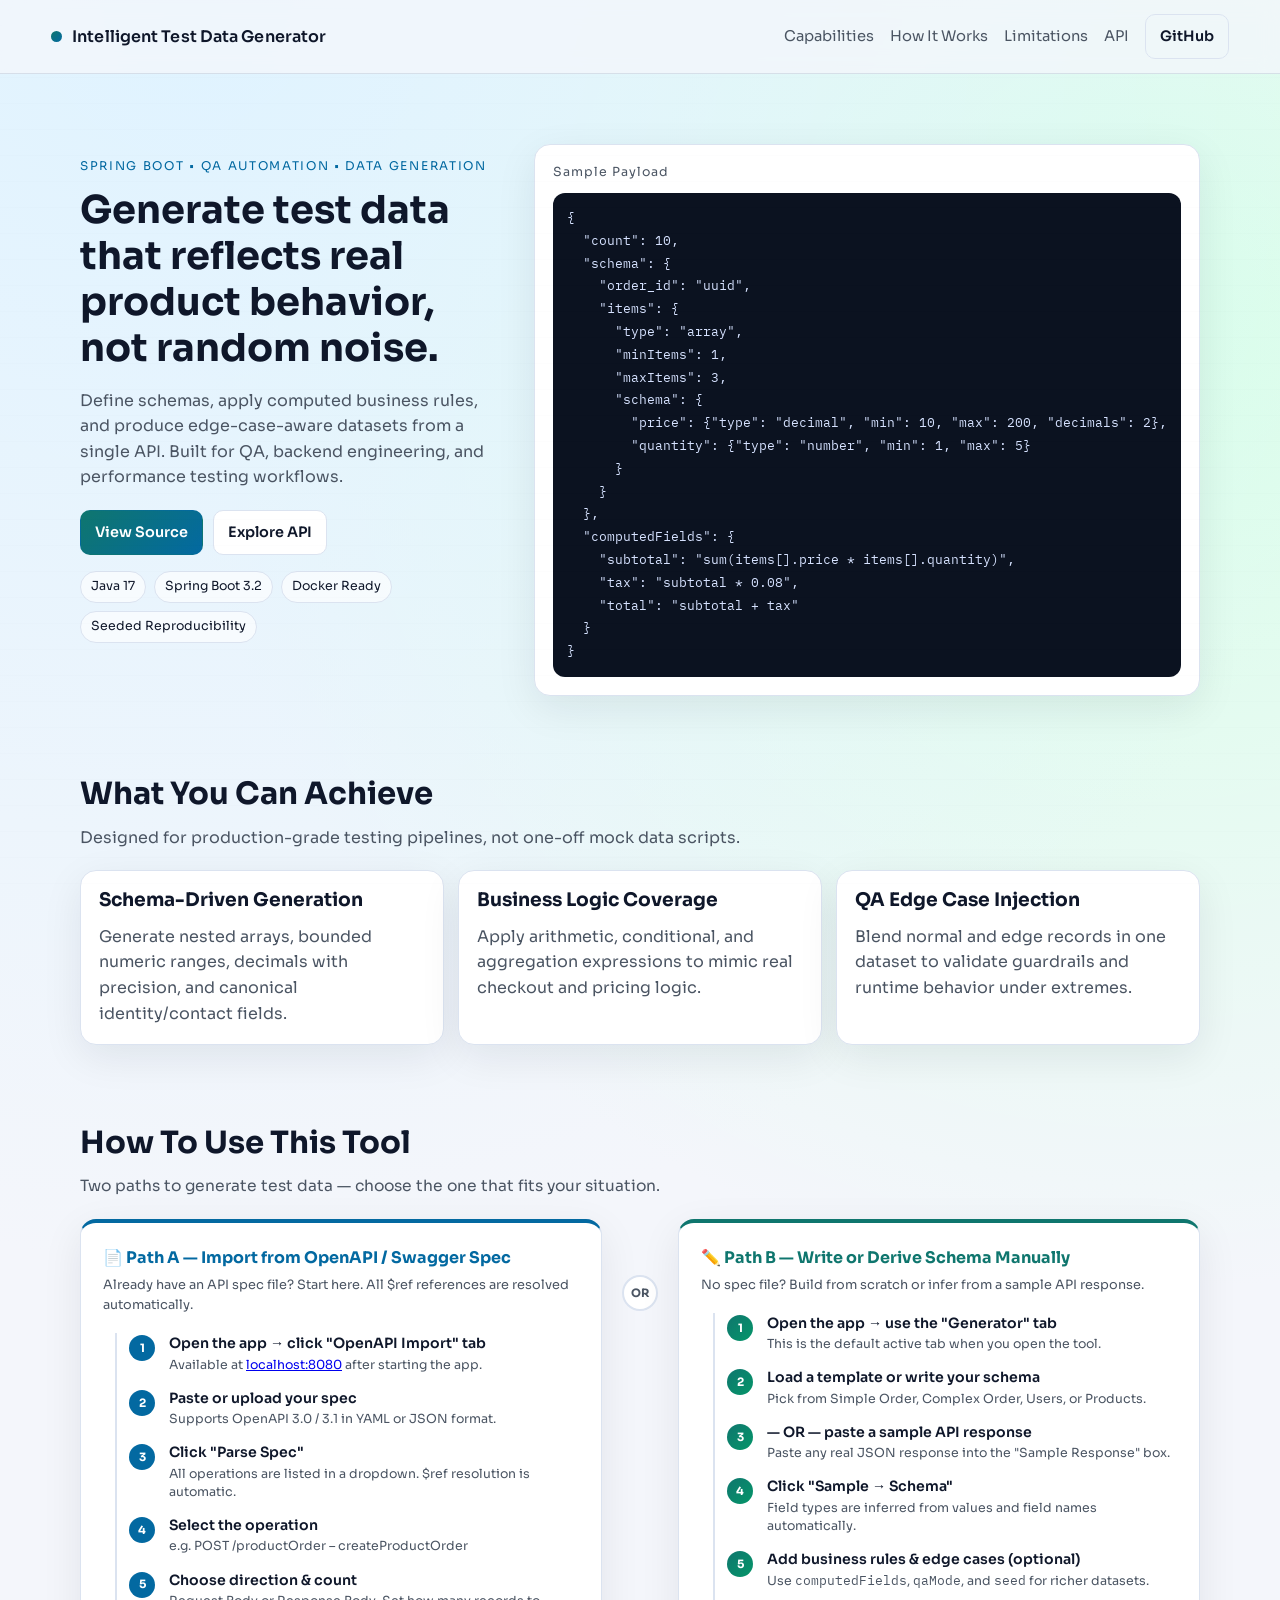
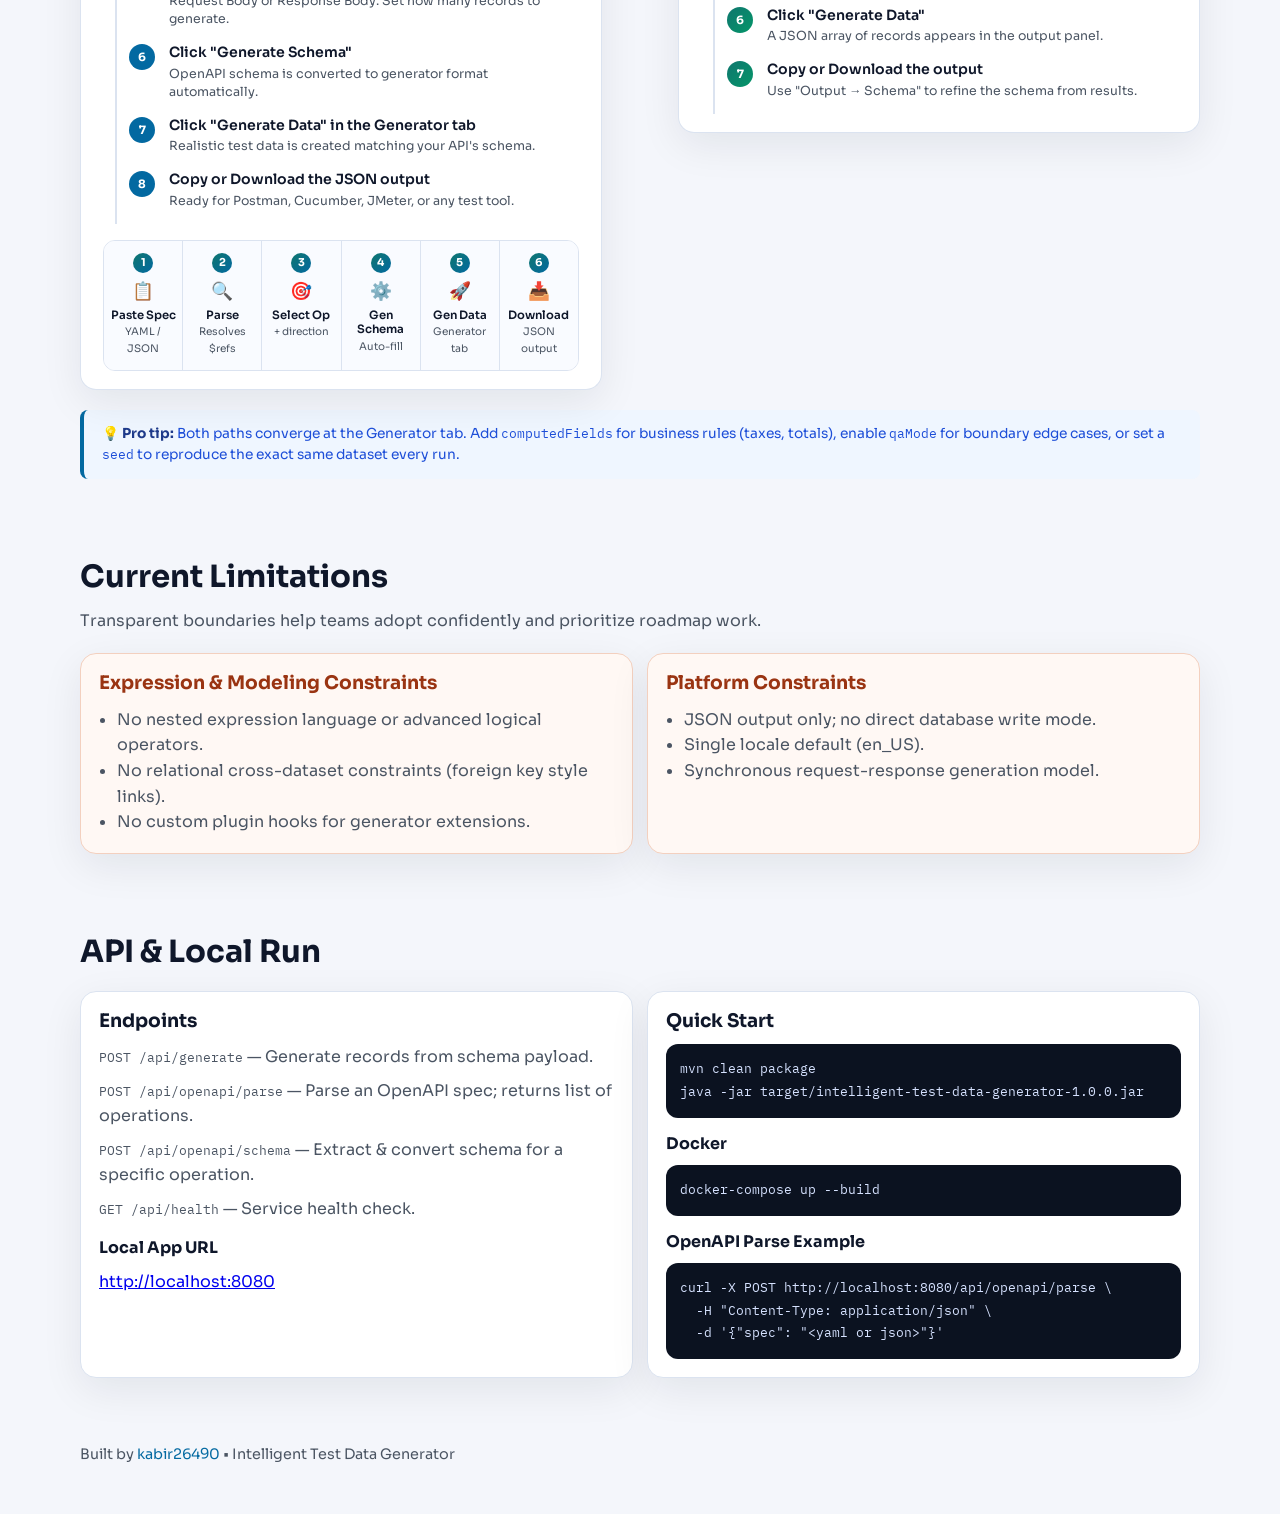
<file: index.html>
<!doctype html>
<html lang="en">
<head>
  <meta charset="UTF-8" />
  <meta name="viewport" content="width=device-width, initial-scale=1.0" />
  <meta name="description" content="Intelligent Test Data Generator - Generate realistic QA datasets with computed fields and edge cases." />
  <title>Intelligent Test Data Generator</title>
  <link rel="preconnect" href="https://fonts.googleapis.com" />
  <link rel="preconnect" href="https://fonts.gstatic.com" crossorigin />
  <link href="https://fonts.googleapis.com/css2?family=Sora:wght@400;500;600;700&family=IBM+Plex+Mono:wght@400;500&display=swap" rel="stylesheet" />
  <link rel="stylesheet" href="assets/styles.css" />
</head>
<body>
  <div class="ambient" aria-hidden="true"></div>

  <header class="topbar">
    <a class="brand" href="#home" aria-label="Go to top">
      <span class="brand-dot"></span>
      <span>Intelligent Test Data Generator</span>
    </a>
    <nav class="nav" aria-label="Primary navigation">
      <a href="#capabilities">Capabilities</a>
      <a href="#how">How It Works</a>
      <a href="#limitations">Limitations</a>
      <a href="#api">API</a>
    </nav>
    <a class="btn btn-ghost" href="https://github.com/kabir26490/intelligent-test-data-generator" target="_blank" rel="noreferrer">GitHub</a>
  </header>

  <main id="home">
    <section class="hero section container">
      <div class="hero-copy">
        <p class="eyebrow">SPRING BOOT • QA AUTOMATION • DATA GENERATION</p>
        <h1>Generate test data that reflects real product behavior, not random noise.</h1>
        <p class="lead">Define schemas, apply computed business rules, and produce edge-case-aware datasets from a single API. Built for QA, backend engineering, and performance testing workflows.</p>
        <div class="actions">
          <a class="btn btn-primary" href="https://github.com/kabir26490/intelligent-test-data-generator" target="_blank" rel="noreferrer">View Source</a>
          <a class="btn btn-secondary" href="#api">Explore API</a>
        </div>
        <div class="quick-meta">
          <span>Java 17</span>
          <span>Spring Boot 3.2</span>
          <span>Docker Ready</span>
          <span>Seeded Reproducibility</span>
        </div>
      </div>
      <div class="hero-card">
        <p class="card-label">Sample Payload</p>
        <pre><code>{
  "count": 10,
  "schema": {
    "order_id": "uuid",
    "items": {
      "type": "array",
      "minItems": 1,
      "maxItems": 3,
      "schema": {
        "price": {"type": "decimal", "min": 10, "max": 200, "decimals": 2},
        "quantity": {"type": "number", "min": 1, "max": 5}
      }
    }
  },
  "computedFields": {
    "subtotal": "sum(items[].price * items[].quantity)",
    "tax": "subtotal * 0.08",
    "total": "subtotal + tax"
  }
}</code></pre>
      </div>
    </section>

    <section id="capabilities" class="section container">
      <div class="section-head">
        <h2>What You Can Achieve</h2>
        <p>Designed for production-grade testing pipelines, not one-off mock data scripts.</p>
      </div>
      <div class="grid grid-3">
        <article class="panel">
          <h3>Schema-Driven Generation</h3>
          <p>Generate nested arrays, bounded numeric ranges, decimals with precision, and canonical identity/contact fields.</p>
        </article>
        <article class="panel">
          <h3>Business Logic Coverage</h3>
          <p>Apply arithmetic, conditional, and aggregation expressions to mimic real checkout and pricing logic.</p>
        </article>
        <article class="panel">
          <h3>QA Edge Case Injection</h3>
          <p>Blend normal and edge records in one dataset to validate guardrails and runtime behavior under extremes.</p>
        </article>
      </div>
    </section>

    <section id="how" class="section container">
      <div class="section-head">
        <h2>How To Use This Tool</h2>
        <p class="workflow-intro">Two paths to generate test data — choose the one that fits your situation.</p>
      </div>

      <div class="workflow-paths">

        <!-- Path A: OpenAPI Import -->
        <div class="workflow-path path-openapi">
          <p class="workflow-path-title">📄 Path A — Import from OpenAPI / Swagger Spec</p>
          <p class="workflow-path-subtitle">Already have an API spec file? Start here. All $ref references are resolved automatically.</p>
          <ol class="wf-steps">
            <li class="wf-step">
              <span class="wf-num">1</span>
              <span class="wf-body">
                <strong>Open the app → click "OpenAPI Import" tab</strong>
                <span class="wf-note">Available at <a href="http://localhost:8080" target="_blank" rel="noreferrer">localhost:8080</a> after starting the app.</span>
              </span>
            </li>
            <li class="wf-step">
              <span class="wf-num">2</span>
              <span class="wf-body">
                <strong>Paste or upload your spec</strong>
                <span class="wf-note">Supports OpenAPI 3.0 / 3.1 in YAML or JSON format.</span>
              </span>
            </li>
            <li class="wf-step">
              <span class="wf-num">3</span>
              <span class="wf-body">
                <strong>Click "Parse Spec"</strong>
                <span class="wf-note">All operations are listed in a dropdown. $ref resolution is automatic.</span>
              </span>
            </li>
            <li class="wf-step">
              <span class="wf-num">4</span>
              <span class="wf-body">
                <strong>Select the operation</strong>
                <span class="wf-note">e.g. POST /productOrder – createProductOrder</span>
              </span>
            </li>
            <li class="wf-step">
              <span class="wf-num">5</span>
              <span class="wf-body">
                <strong>Choose direction &amp; count</strong>
                <span class="wf-note">Request Body or Response Body. Set how many records to generate.</span>
              </span>
            </li>
            <li class="wf-step">
              <span class="wf-num">6</span>
              <span class="wf-body">
                <strong>Click "Generate Schema"</strong>
                <span class="wf-note">OpenAPI schema is converted to generator format automatically.</span>
              </span>
            </li>
            <li class="wf-step">
              <span class="wf-num">7</span>
              <span class="wf-body">
                <strong>Click "Generate Data" in the Generator tab</strong>
                <span class="wf-note">Realistic test data is created matching your API's schema.</span>
              </span>
            </li>
            <li class="wf-step">
              <span class="wf-num">8</span>
              <span class="wf-body">
                <strong>Copy or Download the JSON output</strong>
                <span class="wf-note">Ready for Postman, Cucumber, JMeter, or any test tool.</span>
              </span>
            </li>
          </ol>

          <!-- Mini hint bar -->
          <div class="mini-flow">
            <div class="mf-step"><div class="mf-num">1</div><div class="mf-icon">📋</div><div class="mf-label">Paste Spec</div><div class="mf-sub">YAML / JSON</div></div>
            <div class="mf-step"><div class="mf-num">2</div><div class="mf-icon">🔍</div><div class="mf-label">Parse</div><div class="mf-sub">Resolves $refs</div></div>
            <div class="mf-step"><div class="mf-num">3</div><div class="mf-icon">🎯</div><div class="mf-label">Select Op</div><div class="mf-sub">+ direction</div></div>
            <div class="mf-step"><div class="mf-num">4</div><div class="mf-icon">⚙️</div><div class="mf-label">Gen Schema</div><div class="mf-sub">Auto-fill</div></div>
            <div class="mf-step"><div class="mf-num">5</div><div class="mf-icon">🚀</div><div class="mf-label">Gen Data</div><div class="mf-sub">Generator tab</div></div>
            <div class="mf-step"><div class="mf-num">6</div><div class="mf-icon">📥</div><div class="mf-label">Download</div><div class="mf-sub">JSON output</div></div>
          </div>
        </div>

        <!-- OR divider -->
        <div class="workflow-or">
          <div class="or-pill">OR</div>
        </div>

        <!-- Path B: Manual -->
        <div class="workflow-path path-manual">
          <p class="workflow-path-title">✏️ Path B — Write or Derive Schema Manually</p>
          <p class="workflow-path-subtitle">No spec file? Build from scratch or infer from a sample API response.</p>
          <ol class="wf-steps">
            <li class="wf-step">
              <span class="wf-num">1</span>
              <span class="wf-body">
                <strong>Open the app → use the "Generator" tab</strong>
                <span class="wf-note">This is the default active tab when you open the tool.</span>
              </span>
            </li>
            <li class="wf-step">
              <span class="wf-num">2</span>
              <span class="wf-body">
                <strong>Load a template or write your schema</strong>
                <span class="wf-note">Pick from Simple Order, Complex Order, Users, or Products.</span>
              </span>
            </li>
            <li class="wf-step">
              <span class="wf-num">3</span>
              <span class="wf-body">
                <strong>— OR — paste a sample API response</strong>
                <span class="wf-note">Paste any real JSON response into the "Sample Response" box.</span>
              </span>
            </li>
            <li class="wf-step">
              <span class="wf-num">4</span>
              <span class="wf-body">
                <strong>Click "Sample → Schema"</strong>
                <span class="wf-note">Field types are inferred from values and field names automatically.</span>
              </span>
            </li>
            <li class="wf-step">
              <span class="wf-num">5</span>
              <span class="wf-body">
                <strong>Add business rules &amp; edge cases (optional)</strong>
                <span class="wf-note">Use <code>computedFields</code>, <code>qaMode</code>, and <code>seed</code> for richer datasets.</span>
              </span>
            </li>
            <li class="wf-step">
              <span class="wf-num">6</span>
              <span class="wf-body">
                <strong>Click "Generate Data"</strong>
                <span class="wf-note">A JSON array of records appears in the output panel.</span>
              </span>
            </li>
            <li class="wf-step">
              <span class="wf-num">7</span>
              <span class="wf-body">
                <strong>Copy or Download the output</strong>
                <span class="wf-note">Use "Output → Schema" to refine the schema from results.</span>
              </span>
            </li>
          </ol>
        </div>
      </div>

      <div class="workflow-tip">
        💡 <strong>Pro tip:</strong> Both paths converge at the Generator tab. Add <code>computedFields</code> for business rules (taxes, totals), enable <code>qaMode</code> for boundary edge cases, or set a <code>seed</code> to reproduce the exact same dataset every run.
      </div>
    </section>

    <section id="limitations" class="section container">
      <div class="section-head">
        <h2>Current Limitations</h2>
        <p>Transparent boundaries help teams adopt confidently and prioritize roadmap work.</p>
      </div>
      <div class="grid grid-2">
        <article class="panel panel-warn">
          <h3>Expression & Modeling Constraints</h3>
          <ul>
            <li>No nested expression language or advanced logical operators.</li>
            <li>No relational cross-dataset constraints (foreign key style links).</li>
            <li>No custom plugin hooks for generator extensions.</li>
          </ul>
        </article>
        <article class="panel panel-warn">
          <h3>Platform Constraints</h3>
          <ul>
            <li>JSON output only; no direct database write mode.</li>
            <li>Single locale default (en_US).</li>
            <li>Synchronous request-response generation model.</li>
          </ul>
        </article>
      </div>
    </section>

    <section id="api" class="section container">
      <div class="section-head">
        <h2>API &amp; Local Run</h2>
      </div>
      <div class="grid grid-2">
        <article class="panel">
          <h3>Endpoints</h3>
          <p><code>POST /api/generate</code> — Generate records from schema payload.</p>
          <p style="margin-top:8px"><code>POST /api/openapi/parse</code> — Parse an OpenAPI spec; returns list of operations.</p>
          <p style="margin-top:8px"><code>POST /api/openapi/schema</code> — Extract &amp; convert schema for a specific operation.</p>
          <p style="margin-top:8px"><code>GET /api/health</code> — Service health check.</p>
          <h4 style="margin-top:16px">Local App URL</h4>
          <p><a href="http://localhost:8080" target="_blank" rel="noreferrer">http://localhost:8080</a></p>
        </article>
        <article class="panel">
          <h3>Quick Start</h3>
          <pre><code>mvn clean package
java -jar target/intelligent-test-data-generator-1.0.0.jar</code></pre>
          <h4 style="margin-top:16px">Docker</h4>
          <pre><code>docker-compose up --build</code></pre>
          <h4 style="margin-top:16px">OpenAPI Parse Example</h4>
          <pre><code>curl -X POST http://localhost:8080/api/openapi/parse \
  -H "Content-Type: application/json" \
  -d '{"spec": "&lt;yaml or json&gt;"}'</code></pre>
        </article>
      </div>
    </section>
  </main>

  <footer class="footer container">
    <p>Built by <a href="https://github.com/kabir26490" target="_blank" rel="noreferrer">kabir26490</a> • Intelligent Test Data Generator</p>
  </footer>

  <script src="assets/app.js"></script>
</body>
</html>
</file>
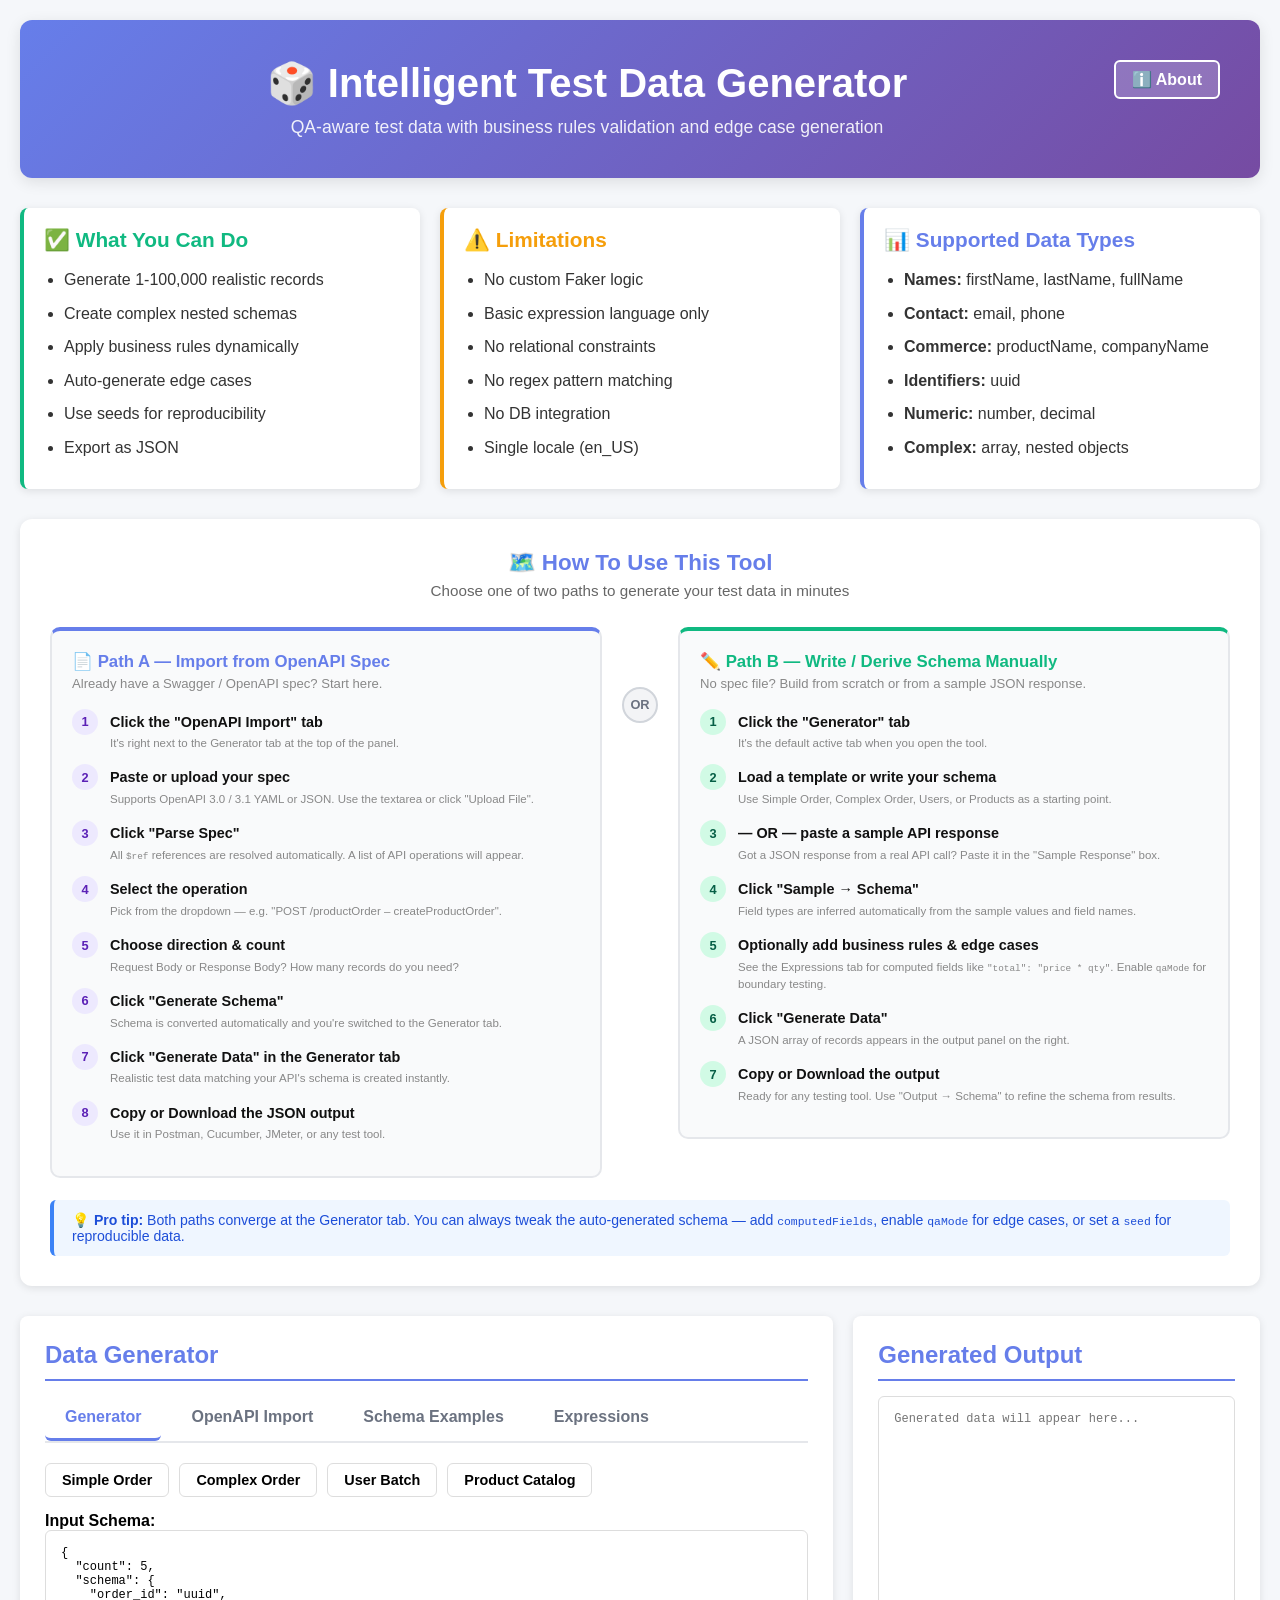
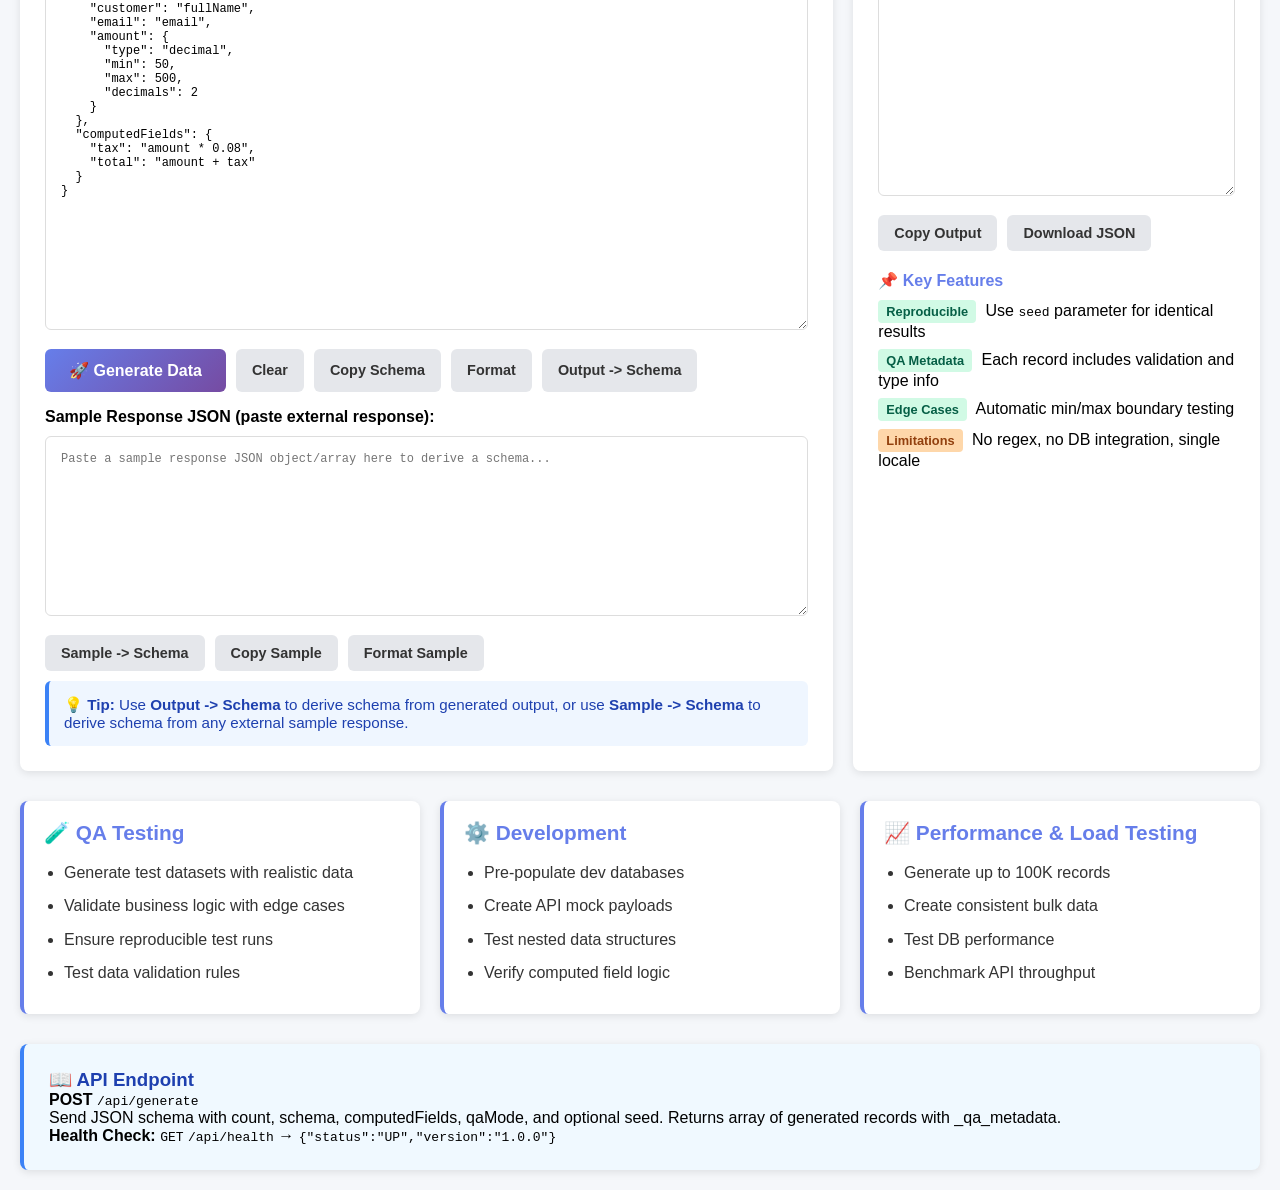
<file: src/main/resources/static/index.html>
<!DOCTYPE html>
<html>
<head>
    <title>Intelligent Test Data Generator</title>
    <style>
        * { margin: 0; padding: 0; box-sizing: border-box; }
        body { 
            font-family: 'Segoe UI', Tahoma, Geneva, Verdana, sans-serif; 
            background: #f5f7fa; 
            padding: 20px; 
        }
        .container { max-width: 1600px; margin: 0 auto; }
        header { 
            background: linear-gradient(135deg, #667eea 0%, #764ba2 100%); 
            color: white; 
            padding: 40px; 
            text-align: center; 
            border-radius: 12px;
            margin-bottom: 30px;
            box-shadow: 0 4px 15px rgba(0,0,0,0.1);
        }
        header h1 { font-size: 2.5em; margin-bottom: 10px; }
        header p { font-size: 1.1em; opacity: 0.9; }
        .grid { display: grid; grid-template-columns: 1fr 1fr 1fr; gap: 20px; margin-bottom: 30px; }
        @media (max-width: 1200px) { .grid { grid-template-columns: 1fr 1fr; } }
        @media (max-width: 768px) { .grid { grid-template-columns: 1fr; } }
        .card { 
            background: white; 
            border-radius: 8px; 
            padding: 20px; 
            box-shadow: 0 2px 8px rgba(0,0,0,0.1);
            border-left: 4px solid #667eea;
        }
        .card h3 { color: #667eea; margin-bottom: 15px; font-size: 1.3em; }
        .card ul { margin-left: 20px; }
        .card li { margin: 8px 0; line-height: 1.6; color: #333; }
        .card.limitation { border-left-color: #f59e0b; }
        .card.capability { border-left-color: #10b981; }
        .card h3.limitation { color: #f59e0b; }
        .card h3.capability { color: #10b981; }
        
        .main-content { display: grid; grid-template-columns: 2fr 1fr; gap: 20px; margin-bottom: 30px; }
        @media (max-width: 1200px) { .main-content { grid-template-columns: 1fr; } }
        
        .panel { 
            background: white; 
            border-radius: 8px; 
            padding: 25px; 
            box-shadow: 0 2px 8px rgba(0,0,0,0.1);
        }
        .panel h2 { color: #667eea; margin-bottom: 15px; font-size: 1.5em; border-bottom: 2px solid #667eea; padding-bottom: 10px; }
        
        textarea { 
            width: 100%; 
            min-height: 400px; 
            padding: 15px; 
            border: 1px solid #ddd; 
            border-radius: 6px; 
            font-family: 'Courier New', monospace; 
            font-size: 12px;
            resize: vertical;
        }

        .compact-textarea {
            min-height: 180px;
            margin-top: 10px;
        }
        
        button { 
            padding: 12px 24px; 
            border: none; 
            border-radius: 6px; 
            font-weight: 600; 
            cursor: pointer;
            font-size: 1em;
            transition: all 0.3s ease;
        }
        
        .btn-primary { 
            background: linear-gradient(135deg, #667eea 0%, #764ba2 100%); 
            color: white;
        }
        .btn-primary:hover { transform: translateY(-2px); box-shadow: 0 4px 12px rgba(102, 126, 234, 0.4); }
        
        .btn-secondary { 
            background: #e5e7eb; 
            color: #333;
            padding: 10px 16px;
            font-size: 0.9em;
        }
        .btn-secondary:hover { background: #d1d5db; }
        
        .controls { 
            margin-top: 15px; 
            display: flex; 
            gap: 10px;
            flex-wrap: wrap;
        }
        
        .info-box {
            background: #eff6ff;
            border-left: 4px solid #3b82f6;
            padding: 15px;
            border-radius: 6px;
            margin-top: 10px;
            font-size: 0.95em;
            color: #1e40af;
        }
        
        .success { color: #059669; font-weight: 600; }
        .error { color: #dc2626; font-weight: 600; }
        
        .template-selector {
            display: flex;
            gap: 10px;
            flex-wrap: wrap;
            margin-bottom: 15px;
        }
        
        .template-btn {
            padding: 8px 16px;
            border: 1px solid #ddd;
            background: white;
            border-radius: 6px;
            cursor: pointer;
            font-size: 0.9em;
            transition: all 0.3s ease;
        }
        
        .template-btn:hover {
            border-color: #667eea;
            background: #f3f4f6;
        }
        
        .template-btn.active {
            background: #667eea;
            color: white;
            border-color: #667eea;
        }
        
        .tabs {
            display: flex;
            gap: 10px;
            margin-bottom: 20px;
            border-bottom: 2px solid #e5e7eb;
        }
        
        .tab-btn {
            background: none;
            border: none;
            padding: 12px 20px;
            border-bottom: 3px solid transparent;
            cursor: pointer;
            font-weight: 600;
            color: #6b7280;
            transition: all 0.3s ease;
        }
        
        .tab-btn:hover { color: #667eea; }
        .tab-btn.active { color: #667eea; border-bottom-color: #667eea; }
        
        .tab-content { display: none; }
        .tab-content.active { display: block; }
        
        /* Modal Styles */
        .modal {
            display: none;
            position: fixed;
            z-index: 1000;
            left: 0;
            top: 0;
            width: 100%;
            height: 100%;
            background-color: rgba(0,0,0,0.5);
            animation: fadeIn 0.3s ease;
        }
        
        .modal.show { display: block; }
        
        @keyframes fadeIn {
            from { opacity: 0; }
            to { opacity: 1; }
        }
        
        .modal-content {
            background-color: white;
            margin: 5% auto;
            padding: 30px;
            border-radius: 12px;
            width: 90%;
            max-width: 700px;
            max-height: 80vh;
            overflow-y: auto;
            box-shadow: 0 8px 32px rgba(0,0,0,0.2);
        }
        
        .modal-header {
            display: flex;
            justify-content: space-between;
            align-items: center;
            margin-bottom: 20px;
            border-bottom: 2px solid #667eea;
            padding-bottom: 15px;
        }
        
        .modal-header h2 {
            color: #667eea;
            margin: 0;
        }
        
        .modal-close {
            background: none;
            border: none;
            font-size: 28px;
            cursor: pointer;
            color: #666;
            padding: 0;
            width: 30px;
            height: 30px;
            display: flex;
            align-items: center;
            justify-content: center;
        }
        
        .modal-close:hover {
            color: #667eea;
        }
        
        .modal-section {
            margin-bottom: 25px;
        }
        
        .modal-section h3 {
            color: #667eea;
            font-size: 1.2em;
            margin-bottom: 12px;
            padding-bottom: 8px;
            border-bottom: 1px solid #e5e7eb;
        }
        
        .modal-section ul {
            margin-left: 20px;
        }
        
        .modal-section li {
            margin: 8px 0;
            line-height: 1.6;
            color: #333;
        }
        
        .about-btn {
            margin-left: auto;
            background: rgba(255,255,255,0.2);
            color: white;
            border: 2px solid white;
            padding: 8px 16px;
            border-radius: 6px;
            cursor: pointer;
            font-weight: 600;
            transition: all 0.3s ease;
        }
        
        .about-btn:hover {
            background: white;
            color: #667eea;
        }
        
        .header-top {
            display: flex;
            justify-content: space-between;
            align-items: flex-start;
        }
        
        .header-info {
            flex: 1;
        }
        
        .schema-example {
            background: #f9fafb;
            border: 1px solid #e5e7eb;
            border-radius: 6px;
            padding: 15px;
            margin: 10px 0;
            font-family: monospace;
            font-size: 0.9em;
            overflow-x: auto;
            line-height: 1.6;
        }
        
        .badge {
            display: inline-block;
            padding: 4px 8px;
            border-radius: 4px;
            font-size: 0.8em;
            font-weight: 600;
            margin-right: 5px;
        }
        
        .badge-capability { background: #d1fae5; color: #065f46; }
        .badge-limitation { background: #fed7aa; color: #92400e; }
        .badge-new { background: #dbeafe; color: #0c4a6e; }

        /* ── Workflow Section ───────────────────────────────── */
        .workflow-section {
            background: white;
            border-radius: 12px;
            padding: 30px;
            box-shadow: 0 2px 8px rgba(0,0,0,0.1);
            margin-bottom: 30px;
        }
        .workflow-section h2 {
            color: #667eea;
            font-size: 1.4em;
            margin-bottom: 6px;
            text-align: center;
        }
        .workflow-subtitle {
            text-align: center;
            color: #666;
            font-size: 0.95em;
            margin-bottom: 28px;
        }
        .workflow-paths {
            display: grid;
            grid-template-columns: 1fr auto 1fr;
            gap: 20px;
            align-items: start;
        }
        @media (max-width: 900px) {
            .workflow-paths { grid-template-columns: 1fr; }
            .workflow-or { transform: rotate(90deg); }
        }
        .workflow-path {
            background: #f9fafb;
            border: 2px solid #e5e7eb;
            border-radius: 10px;
            padding: 20px;
            position: relative;
        }
        .workflow-path.path-openapi { border-top: 4px solid #667eea; }
        .workflow-path.path-manual  { border-top: 4px solid #10b981; }
        .workflow-path-title {
            font-size: 1.05em;
            font-weight: 700;
            margin-bottom: 4px;
        }
        .path-openapi .workflow-path-title { color: #667eea; }
        .path-manual  .workflow-path-title { color: #10b981; }
        .workflow-path-subtitle {
            font-size: 0.82em;
            color: #888;
            margin-bottom: 18px;
        }
        .workflow-steps { list-style: none; margin: 0; padding: 0; }
        .workflow-steps li {
            display: flex;
            gap: 12px;
            align-items: flex-start;
            margin-bottom: 12px;
        }
        .step-num {
            min-width: 26px;
            height: 26px;
            border-radius: 50%;
            display: flex;
            align-items: center;
            justify-content: center;
            font-size: 0.8em;
            font-weight: 700;
            flex-shrink: 0;
        }
        .path-openapi .step-num { background: #ede9fe; color: #5b21b6; }
        .path-manual  .step-num { background: #d1fae5; color: #065f46; }
        .step-body { font-size: 0.9em; line-height: 1.5; color: #333; padding-top: 3px; }
        .step-body strong { color: #111; }
        .step-note {
            display: block;
            font-size: 0.8em;
            color: #888;
            margin-top: 2px;
        }
        .workflow-or {
            display: flex;
            align-items: center;
            justify-content: center;
            font-size: 1em;
            font-weight: 700;
            color: #9ca3af;
            padding-top: 60px;
        }
        .or-circle {
            width: 36px;
            height: 36px;
            border-radius: 50%;
            background: #f3f4f6;
            border: 2px solid #d1d5db;
            display: flex;
            align-items: center;
            justify-content: center;
            font-size: 0.8em;
            font-weight: 700;
            color: #6b7280;
        }
        .workflow-tip {
            margin-top: 22px;
            padding: 12px 18px;
            background: #eff6ff;
            border-left: 4px solid #3b82f6;
            border-radius: 6px;
            font-size: 0.88em;
            color: #1d4ed8;
        }

        /* ── Mini step guide inside OpenAPI tab ─────────────── */
        .mini-workflow {
            display: flex;
            gap: 0;
            align-items: stretch;
            margin-bottom: 20px;
            background: #f8f9ff;
            border: 1px solid #e0e7ff;
            border-radius: 10px;
            overflow: hidden;
        }
        .mini-step {
            flex: 1;
            padding: 12px 10px;
            text-align: center;
            border-right: 1px solid #e0e7ff;
            position: relative;
        }
        .mini-step:last-child { border-right: none; }
        .mini-step-num {
            width: 22px;
            height: 22px;
            border-radius: 50%;
            background: #667eea;
            color: white;
            font-size: 0.75em;
            font-weight: 700;
            display: flex;
            align-items: center;
            justify-content: center;
            margin: 0 auto 6px;
        }
        .mini-step-icon { font-size: 1.3em; margin-bottom: 4px; }
        .mini-step-label { font-size: 0.75em; font-weight: 600; color: #374151; line-height: 1.3; }
        .mini-step-sub { font-size: 0.68em; color: #6b7280; margin-top: 2px; }
        .mini-step.active-hint { background: #eef2ff; }
        @media (max-width: 680px) {
            .mini-workflow { flex-wrap: wrap; }
            .mini-step { flex: 0 0 50%; border-bottom: 1px solid #e0e7ff; }
        }
    </style>
</head>
<body>
    <div class="container">
        <header>
            <div class="header-top">
                <div class="header-info">
                    <h1>🎲 Intelligent Test Data Generator</h1>
                    <p>QA-aware test data with business rules validation and edge case generation</p>
                </div>
                <button class="about-btn" onclick="openAbout()">ℹ️ About</button>
            </div>
        </header>

        <!-- Info Cards -->
        <div class="grid">
            <div class="card capability">
                <h3 class="capability">✅ What You Can Do</h3>
                <ul>
                    <li>Generate 1-100,000 realistic records</li>
                    <li>Create complex nested schemas</li>
                    <li>Apply business rules dynamically</li>
                    <li>Auto-generate edge cases</li>
                    <li>Use seeds for reproducibility</li>
                    <li>Export as JSON</li>
                </ul>
            </div>
            
            <div class="card limitation">
                <h3 class="limitation">⚠️ Limitations</h3>
                <ul>
                    <li>No custom Faker logic</li>
                    <li>Basic expression language only</li>
                    <li>No relational constraints</li>
                    <li>No regex pattern matching</li>
                    <li>No DB integration</li>
                    <li>Single locale (en_US)</li>
                </ul>
            </div>
            
            <div class="card">
                <h3>📊 Supported Data Types</h3>
                <ul>
                    <li><strong>Names:</strong> firstName, lastName, fullName</li>
                    <li><strong>Contact:</strong> email, phone</li>
                    <li><strong>Commerce:</strong> productName, companyName</li>
                    <li><strong>Identifiers:</strong> uuid</li>
                    <li><strong>Numeric:</strong> number, decimal</li>
                    <li><strong>Complex:</strong> array, nested objects</li>
                </ul>
            </div>
        </div>

        <!-- ══ How It Works ══ -->
        <div class="workflow-section">
            <h2>🗺️ How To Use This Tool</h2>
            <p class="workflow-subtitle">Choose one of two paths to generate your test data in minutes</p>

            <div class="workflow-paths">

                <!-- PATH A: OpenAPI Import -->
                <div class="workflow-path path-openapi">
                    <div class="workflow-path-title">📄 Path A — Import from OpenAPI Spec</div>
                    <div class="workflow-path-subtitle">Already have a Swagger / OpenAPI spec? Start here.</div>
                    <ol class="workflow-steps">
                        <li>
                            <span class="step-num">1</span>
                            <span class="step-body">
                                <strong>Click the "OpenAPI Import" tab</strong>
                                <span class="step-note">It's right next to the Generator tab at the top of the panel.</span>
                            </span>
                        </li>
                        <li>
                            <span class="step-num">2</span>
                            <span class="step-body">
                                <strong>Paste or upload your spec</strong>
                                <span class="step-note">Supports OpenAPI 3.0 / 3.1 YAML or JSON. Use the textarea or click "Upload File".</span>
                            </span>
                        </li>
                        <li>
                            <span class="step-num">3</span>
                            <span class="step-body">
                                <strong>Click "Parse Spec"</strong>
                                <span class="step-note">All <code>$ref</code> references are resolved automatically. A list of API operations will appear.</span>
                            </span>
                        </li>
                        <li>
                            <span class="step-num">4</span>
                            <span class="step-body">
                                <strong>Select the operation</strong>
                                <span class="step-note">Pick from the dropdown — e.g. "POST /productOrder – createProductOrder".</span>
                            </span>
                        </li>
                        <li>
                            <span class="step-num">5</span>
                            <span class="step-body">
                                <strong>Choose direction &amp; count</strong>
                                <span class="step-note">Request Body or Response Body? How many records do you need?</span>
                            </span>
                        </li>
                        <li>
                            <span class="step-num">6</span>
                            <span class="step-body">
                                <strong>Click "Generate Schema"</strong>
                                <span class="step-note">Schema is converted automatically and you're switched to the Generator tab.</span>
                            </span>
                        </li>
                        <li>
                            <span class="step-num">7</span>
                            <span class="step-body">
                                <strong>Click "Generate Data" in the Generator tab</strong>
                                <span class="step-note">Realistic test data matching your API's schema is created instantly.</span>
                            </span>
                        </li>
                        <li>
                            <span class="step-num">8</span>
                            <span class="step-body">
                                <strong>Copy or Download the JSON output</strong>
                                <span class="step-note">Use it in Postman, Cucumber, JMeter, or any test tool.</span>
                            </span>
                        </li>
                    </ol>
                </div>

                <!-- OR divider -->
                <div class="workflow-or">
                    <div class="or-circle">OR</div>
                </div>

                <!-- PATH B: Manual Schema -->
                <div class="workflow-path path-manual">
                    <div class="workflow-path-title">✏️ Path B — Write / Derive Schema Manually</div>
                    <div class="workflow-path-subtitle">No spec file? Build from scratch or from a sample JSON response.</div>
                    <ol class="workflow-steps">
                        <li>
                            <span class="step-num">1</span>
                            <span class="step-body">
                                <strong>Click the "Generator" tab</strong>
                                <span class="step-note">It's the default active tab when you open the tool.</span>
                            </span>
                        </li>
                        <li>
                            <span class="step-num">2</span>
                            <span class="step-body">
                                <strong>Load a template or write your schema</strong>
                                <span class="step-note">Use Simple Order, Complex Order, Users, or Products as a starting point.</span>
                            </span>
                        </li>
                        <li>
                            <span class="step-num">3</span>
                            <span class="step-body">
                                <strong>— OR — paste a sample API response</strong>
                                <span class="step-note">Got a JSON response from a real API call? Paste it in the "Sample Response" box.</span>
                            </span>
                        </li>
                        <li>
                            <span class="step-num">4</span>
                            <span class="step-body">
                                <strong>Click "Sample → Schema"</strong>
                                <span class="step-note">Field types are inferred automatically from the sample values and field names.</span>
                            </span>
                        </li>
                        <li>
                            <span class="step-num">5</span>
                            <span class="step-body">
                                <strong>Optionally add business rules &amp; edge cases</strong>
                                <span class="step-note">See the Expressions tab for computed fields like <code>"total": "price * qty"</code>. Enable <code>qaMode</code> for boundary testing.</span>
                            </span>
                        </li>
                        <li>
                            <span class="step-num">6</span>
                            <span class="step-body">
                                <strong>Click "Generate Data"</strong>
                                <span class="step-note">A JSON array of records appears in the output panel on the right.</span>
                            </span>
                        </li>
                        <li>
                            <span class="step-num">7</span>
                            <span class="step-body">
                                <strong>Copy or Download the output</strong>
                                <span class="step-note">Ready for any testing tool. Use "Output → Schema" to refine the schema from results.</span>
                            </span>
                        </li>
                    </ol>
                </div>
            </div>

            <div class="workflow-tip">
                💡 <strong>Pro tip:</strong> Both paths converge at the Generator tab. You can always tweak the auto-generated schema — add <code>computedFields</code>, enable <code>qaMode</code> for edge cases, or set a <code>seed</code> for reproducible data.
            </div>
        </div>

        <!-- Main Content -->
        <div class="main-content">
            <div class="panel">
                <h2>Data Generator</h2>
                
                <div class="tabs">
                    <button class="tab-btn active" onclick="switchTab('generator')">Generator</button>
                    <button class="tab-btn" onclick="switchTab('openapi')">OpenAPI Import</button>
                    <button class="tab-btn" onclick="switchTab('examples')">Schema Examples</button>
                    <button class="tab-btn" onclick="switchTab('expressions')">Expressions</button>
                </div>

                <div id="generator" class="tab-content active">
                    <div class="template-selector">
                        <button class="template-btn active" onclick="loadTemplate('simple')">Simple Order</button>
                        <button class="template-btn" onclick="loadTemplate('complex')">Complex Order</button>
                        <button class="template-btn" onclick="loadTemplate('users')">User Batch</button>
                        <button class="template-btn" onclick="loadTemplate('products')">Product Catalog</button>
                    </div>
                    
                    <label><strong>Input Schema:</strong></label>
                    <textarea id="input" placeholder='Enter JSON schema...'></textarea>
                    
                    <div class="controls">
                        <button class="btn-primary" onclick="generate()">🚀 Generate Data</button>
                        <button class="btn-secondary" onclick="clearInputOutput()">Clear</button>
                        <button class="btn-secondary" onclick="copySchema()">Copy Schema</button>
                        <button class="btn-secondary" onclick="formatJSON('input')">Format</button>
                        <button class="btn-secondary" onclick="convertResponseToSchema()">Output -> Schema</button>
                    </div>

                    <label style="display:block; margin-top: 16px;"><strong>Sample Response JSON (paste external response):</strong></label>
                    <textarea id="sampleResponse" class="compact-textarea" placeholder='Paste a sample response JSON object/array here to derive a schema...'></textarea>
                    <div class="controls">
                        <button class="btn-secondary" onclick="convertSampleToSchema()">Sample -> Schema</button>
                        <button class="btn-secondary" onclick="copyToClipboard('sampleResponse')">Copy Sample</button>
                        <button class="btn-secondary" onclick="formatJSON('sampleResponse')">Format Sample</button>
                    </div>
                    
                    <div class="info-box">
                        💡 <strong>Tip:</strong> Use <strong>Output -> Schema</strong> to derive schema from generated output, or use <strong>Sample -> Schema</strong> to derive schema from any external sample response.
                    </div>
                </div>

                <div id="openapi" class="tab-content">
                    <!-- Mini workflow guide -->
                    <div class="mini-workflow">
                        <div class="mini-step">
                            <div class="mini-step-num">1</div>
                            <div class="mini-step-icon">📋</div>
                            <div class="mini-step-label">Paste / Upload Spec</div>
                            <div class="mini-step-sub">YAML or JSON</div>
                        </div>
                        <div class="mini-step">
                            <div class="mini-step-num">2</div>
                            <div class="mini-step-icon">🔍</div>
                            <div class="mini-step-label">Parse Spec</div>
                            <div class="mini-step-sub">Resolves all $refs</div>
                        </div>
                        <div class="mini-step">
                            <div class="mini-step-num">3</div>
                            <div class="mini-step-icon">🎯</div>
                            <div class="mini-step-label">Select Operation</div>
                            <div class="mini-step-sub">+ direction &amp; count</div>
                        </div>
                        <div class="mini-step">
                            <div class="mini-step-num">4</div>
                            <div class="mini-step-icon">⚙️</div>
                            <div class="mini-step-label">Generate Schema</div>
                            <div class="mini-step-sub">Auto-fills Generator</div>
                        </div>
                        <div class="mini-step active-hint">
                            <div class="mini-step-num">5</div>
                            <div class="mini-step-icon">🚀</div>
                            <div class="mini-step-label">Generate Data</div>
                            <div class="mini-step-sub">in Generator tab</div>
                        </div>
                        <div class="mini-step">
                            <div class="mini-step-num">6</div>
                            <div class="mini-step-icon">📥</div>
                            <div class="mini-step-label">Copy / Download</div>
                            <div class="mini-step-sub">JSON output</div>
                        </div>
                    </div>

                    <h4 style="margin-bottom: 10px;">📄 Import from OpenAPI / Swagger Spec</h4>
                    <p style="margin-bottom: 12px; color: #555;">Paste an OpenAPI 3.x (YAML or JSON) spec below, parse it, select the operation you want, and generate the schema automatically.</p>

                    <label><strong>OpenAPI Spec (YAML or JSON):</strong></label>
                    <textarea id="openapiSpec" class="compact-textarea" style="min-height: 200px;" placeholder='Paste your OpenAPI 3.x spec here (YAML or JSON)...'></textarea>

                    <div class="controls">
                        <button class="btn-primary" onclick="parseOpenApiSpec()" id="parseSpecBtn">📋 Parse Spec</button>
                        <button class="btn-secondary" onclick="document.getElementById('openapiFileInput').click()">📁 Upload File</button>
                        <button class="btn-secondary" onclick="clearOpenApi()">Clear</button>
                        <input type="file" id="openapiFileInput" accept=".yaml,.yml,.json" style="display:none" onchange="loadOpenApiFile(event)">
                    </div>

                    <div id="openapiResult" style="display:none; margin-top: 16px;">
                        <div class="info-box" id="openapiInfo" style="margin-bottom: 12px;"></div>

                        <label><strong>Select Operation:</strong></label>
                        <select id="openapiOperationSelect" style="width: 100%; padding: 10px; border: 1px solid #ddd; border-radius: 6px; font-size: 0.95em; margin-top: 4px;">
                        </select>

                        <div style="margin-top: 12px; display: flex; gap: 16px; align-items: center; flex-wrap: wrap;">
                            <label><strong>Direction:</strong></label>
                            <label><input type="radio" name="openapiDirection" value="response" checked> Response Body</label>
                            <label><input type="radio" name="openapiDirection" value="request"> Request Body</label>

                            <label style="margin-left: 16px;"><strong>Count:</strong></label>
                            <input type="number" id="openapiCount" value="10" min="1" max="100000" style="width: 80px; padding: 6px; border: 1px solid #ddd; border-radius: 4px;">
                        </div>

                        <div class="controls" style="margin-top: 12px;">
                            <button class="btn-primary" onclick="generateSchemaFromOpenApi()">🚀 Generate Schema</button>
                        </div>

                        <div id="coverage-trigger" style="display:none; margin-top: 16px;">
                            <button id="btn-full-coverage" class="btn-secondary" onclick="generateFullCoverage()">
                                ✦ Generate Full Coverage
                            </button>
                            <span style="margin-left: 12px; font-size: 13px; color: #6b7280;">
                                AI identifies all test scenarios for this API automatically
                            </span>
                        </div>
                    </div>

                    <div class="info-box" style="margin-top: 12px;">
                        💡 <strong>Tip:</strong> Supports OpenAPI 3.0/3.1 specs. The parser resolves all $ref references automatically. After generating the schema, switch to the <strong>Generator</strong> tab to generate data.
                    </div>
                </div>

                <div id="examples" class="tab-content">
                    <h4 style="margin-bottom: 10px;">Schema Patterns</h4>
                    
                    <strong>Simple Field (String Type):</strong>
                    <div class="schema-example">
"firstName": "firstname",<br>
"email": "email",<br>
"uuid": "uuid"
                    </div>
                    
                    <strong>Number Field:</strong>
                    <div class="schema-example">
"age": {"type": "number", "min": 18, "max": 65}
                    </div>
                    
                    <strong>Decimal (Money):</strong>
                    <div class="schema-example">
"price": {"type": "decimal", "min": 10.5, "max": 999.99, "decimals": 2}
                    </div>
                    
                    <strong>Nested Array:</strong>
                    <div class="schema-example">
"items": {<br>
&nbsp;"type": "array", "minItems": 1, "maxItems": 5,<br>
&nbsp;"schema": {"name": "productname", "qty": {"type": "number", "min": 1, "max": 10}}<br>
}
                    </div>
                </div>

                <div id="expressions" class="tab-content">
                    <h4 style="margin-bottom: 10px;">Business Rule Expressions</h4>
                    
                    <strong>Arithmetic:</strong>
                    <div class="schema-example">
"doubled_price": "price * 2",<br>
"discounted": "price * 0.9",<br>
"total": "subtotal + tax + shipping"
                    </div>
                    
                    <strong>Conditionals:</strong>
                    <div class="schema-example">
"shipping": "if(subtotal &gt; 100, 0, 15)",<br>
"priority": "if(amount &gt; 5000, 'HIGH', 'NORMAL')"
                    </div>
                    
                    <strong>Array Aggregation:</strong>
                    <div class="schema-example">
"order_total": "sum(items[].price * items[].quantity)",<br>
"tax_amount": "sum(items[].tax)"
                    </div>
                </div>
            </div>

            <!-- Output & Features Panel -->
            <div class="panel">
                <h2>Generated Output</h2>
                <textarea id="output" readonly placeholder="Generated data will appear here..."></textarea>
                
                <div class="controls">
                    <button class="btn-secondary" onclick="copyToClipboard('output')">Copy Output</button>
                    <button class="btn-secondary" onclick="downloadJSON()">Download JSON</button>
                </div>

                <!-- AutoCoverage Report Panel -->
                <div id="coverage-panel" style="display:none; margin-top: 24px;">
                    <h3 style="color: #7c3aed; margin-bottom: 16px;">✦ AutoCoverage Report</h3>

                    <div style="display:flex; align-items:center; gap:16px; margin-bottom:20px;">
                        <div>
                            <div style="font-size:13px; color:#6b7280;">Coverage score</div>
                            <div id="coverage-score" style="font-size:36px; font-weight:600; color:#7c3aed;">—</div>
                        </div>
                        <div style="flex:1;">
                            <div id="coverage-bar-bg" style="background:#e5e7eb; border-radius:4px; height:8px;">
                                <div id="coverage-bar" style="background:#7c3aed; border-radius:4px; height:8px; width:0%; transition:width 0.6s;"></div>
                            </div>
                            <div id="coverage-summary" style="font-size:13px; color:#6b7280; margin-top:4px;"></div>
                        </div>
                    </div>

                    <div id="scenario-list"></div>

                    <div id="gaps-section" style="display:none; margin-top:20px;">
                        <div style="font-size:14px; font-weight:500; color:#b45309; margin-bottom:8px;">
                            ⚠ Scenarios you are missing coverage for:
                        </div>
                        <ul id="gaps-list" style="margin:0; padding-left:20px; font-size:13px; color:#92400e;"></ul>
                    </div>
                </div>

                <div style="margin-top: 20px;">
                    <h4 style="color: #667eea; margin-bottom: 10px;">📌 Key Features</h4>
                    <ul style="list-style: none;">
                        <li style="margin: 8px 0;">
                            <span class="badge badge-capability">Reproducible</span>
                            Use <code>seed</code> parameter for identical results
                        </li>
                        <li style="margin: 8px 0;">
                            <span class="badge badge-capability">QA Metadata</span>
                            Each record includes validation and type info
                        </li>
                        <li style="margin: 8px 0;">
                            <span class="badge badge-capability">Edge Cases</span>
                            Automatic min/max boundary testing
                        </li>
                        <li style="margin: 8px 0;">
                            <span class="badge badge-limitation">Limitations</span>
                            No regex, no DB integration, single locale
                        </li>
                    </ul>
                </div>
            </div>
        </div>

        <!-- Use Cases -->
        <div class="grid">
            <div class="card">
                <h3>🧪 QA Testing</h3>
                <ul>
                    <li>Generate test datasets with realistic data</li>
                    <li>Validate business logic with edge cases</li>
                    <li>Ensure reproducible test runs</li>
                    <li>Test data validation rules</li>
                </ul>
            </div>

            <div class="card">
                <h3>⚙️ Development</h3>
                <ul>
                    <li>Pre-populate dev databases</li>
                    <li>Create API mock payloads</li>
                    <li>Test nested data structures</li>
                    <li>Verify computed field logic</li>
                </ul>
            </div>

            <div class="card">
                <h3>📈 Performance & Load Testing</h3>
                <ul>
                    <li>Generate up to 100K records</li>
                    <li>Create consistent bulk data</li>
                    <li>Test DB performance</li>
                    <li>Benchmark API throughput</li>
                </ul>
            </div>
        </div>

        <!-- API Documentation Link -->
        <div class="panel" style="margin-top: 30px; background: #f0f9ff; border-left: 4px solid #3b82f6;">
            <h3 style="color: #1e40af;">📖 API Endpoint</h3>
            <p><strong>POST</strong> <code>/api/generate</code></p>
            <p>Send JSON schema with count, schema, computedFields, qaMode, and optional seed. Returns array of generated records with _qa_metadata.</p>
            <p><strong>Health Check:</strong> <code>GET</code> <code>/api/health</code> → <code>{"status":"UP","version":"1.0.0"}</code></p>
        </div>
    </div>

    <!-- About Modal -->
    <div id="aboutModal" class="modal">
        <div class="modal-content">
            <div class="modal-header">
                <h2>📖 About This Tool</h2>
                <button class="modal-close" onclick="closeAbout()">&times;</button>
            </div>

            <div class="modal-section">
                <h3>What is it?</h3>
                <p>The Intelligent Test Data Generator is a Spring Boot application that creates realistic, business-rule-validated test data for QA, development, and performance testing. It supports complex schemas, nested arrays, computed fields, and automatic edge case generation.</p>
            </div>

            <div class="modal-section">
                <h3>✅ Key Capabilities</h3>
                <ul>
                    <li><strong>Generate 1-100,000 records</strong> with realistic data</li>
                    <li><strong>Complex nested schemas</strong> with arrays and objects</li>
                    <li><strong>Business rule expressions</strong>: arithmetic, conditionals, array aggregation</li>
                    <li><strong>Automatic edge case generation</strong> for QA testing (min/max/boundary values)</li>
                    <li><strong>Reproducible data</strong> using seed values</li>
                    <li><strong>50+ data types</strong>: names, emails, phones, UUIDs, products, companies</li>
                    <li><strong>QA metadata tracking</strong> on every generated record</li>
                    <li><strong>JSON output</strong> ready for API testing and database imports</li>
                </ul>
            </div>

            <div class="modal-section">
                <h3>⚠️ Known Limitations</h3>
                <ul>
                    <li>No custom Faker generation logic (built-in types only)</li>
                    <li>Basic expression language (no nested functions)</li>
                    <li>No relational constraints between records</li>
                    <li>No regex pattern matching for data generation</li>
                    <li>No direct database integration (JSON output only)</li>
                    <li>No asynchronous/streaming (all data generated synchronously)</li>
                    <li>No scheduling capability for recurring generation</li>
                    <li>Single locale (hardcoded to en_US)</li>
                    <li>Limited edge case types (4 predefined)</li>
                </ul>
            </div>

            <div class="modal-section">
                <h3>🎯 Use Cases</h3>
                <ul>
                    <li><strong>QA Testing:</strong> Generate diverse test datasets with business rule validation and edge cases</li>
                    <li><strong>Development:</strong> Pre-populate dev databases, create API mock payloads, test nested structures</li>
                    <li><strong>Load Testing:</strong> Generate 10K-100K consistent records to benchmark database and API performance</li>
                    <li><strong>API Documentation:</strong> Create realistic example payloads for API docs</li>
                    <li><strong>Migration Testing:</strong> Generate test data that matches production patterns</li>
                </ul>
            </div>

            <div class="modal-section">
                <h3>🚀 Quick Start</h3>
                <ul>
                    <li><strong>Web UI:</strong> Open <code>http://localhost:8080</code> after starting the app</li>
                    <li><strong>Select a template</strong> (Simple Order, Complex Order, Users, Products) or paste your schema</li>
                    <li><strong>Click Generate</strong> to create test data</li>
                    <li><strong>Download or copy</strong> the JSON output</li>
                </ul>
            </div>

            <div class="modal-section">
                <h3>📝 Schema Example</h3>
                <p><code style="background: #f3f4f6; padding: 8px; border-radius: 4px; display: block; margin-top: 10px; font-size: 0.9em; overflow-x: auto;">
                    {"count": 10, "schema": {"id": "uuid", "name": "fullName", "email": "email", "amount": {"type": "decimal", "min": 10, "max": 100, "decimals": 2}}}
                </code></p>
            </div>

            <div class="modal-section">
                <h3>💻 Technology Stack</h3>
                <ul>
                    <li>Spring Boot 3.2.0 (Java 17+)</li>
                    <li>JavaFaker for realistic data generation</li>
                    <li>Jakarta Bean Validation</li>
                    <li>Custom Business Rule Engine</li>
                    <li>Docker & Docker Compose</li>
                </ul>
            </div>

            <div class="modal-section">
                <h3>📚 Documentation</h3>
                <ul>
                    <li><strong>API Endpoint:</strong> POST <code>/api/generate</code></li>
                    <li><strong>Health Check:</strong> GET <code>/api/health</code></li>
                    <li><strong>GitHub:</strong> <a href="https://github.com/kabir26490/intelligent-test-data-generator" target="_blank">kabir26490/intelligent-test-data-generator</a></li>
                    <li><strong>Version:</strong> 1.0.0</li>
                </ul>
            </div>

            <div class="modal-section" style="background: #eff6ff; border-left: 4px solid #3b82f6; padding: 15px; border-radius: 6px; margin-top: 20px;">
                <p style="color: #1e40af; margin: 0;"><strong>💡 Pro Tip:</strong> Use the "Expressions" tab in the Generator to learn about business rule syntax (arithmetic, conditionals, array aggregation).</p>
            </div>
        </div>
    </div>

    <script>
        // About Modal Functions
        function openAbout() {
            document.getElementById('aboutModal').classList.add('show');
        }

        function closeAbout() {
            document.getElementById('aboutModal').classList.remove('show');
        }

        // Close modal when clicking outside of it
        window.onclick = function(event) {
            const modal = document.getElementById('aboutModal');
            if (event.target === modal) {
                closeAbout();
            }
        }

        // Close modal on Escape key
        document.addEventListener('keydown', function(event) {
            if (event.key === 'Escape') {
                closeAbout();
            }
        });

        // Templates
        const templates = {
            simple: {
                "count": 5,
                "schema": {
                    "order_id": "uuid",
                    "customer": "fullName",
                    "email": "email",
                    "amount": {"type": "decimal", "min": 50, "max": 500, "decimals": 2}
                },
                "computedFields": {
                    "tax": "amount * 0.08",
                    "total": "amount + tax"
                }
            },
            complex: {
                "count": 3,
                "schema": {
                    "order_id": "uuid",
                    "customer": "fullName",
                    "items": {
                        "type": "array",
                        "minItems": 1,
                        "maxItems": 3,
                        "schema": {
                            "product": "productname",
                            "price": {"type": "decimal", "min": 10, "max": 200, "decimals": 2},
                            "quantity": {"type": "number", "min": 1, "max": 5}
                        }
                    }
                },
                "computedFields": {
                    "subtotal": "sum(items[].price * items[].quantity)",
                    "tax": "subtotal * 0.08",
                    "shipping": "if(subtotal > 100, 0, 15)",
                    "total": "subtotal + tax + shipping"
                },
                "qaMode": {
                    "edgeCases": true,
                    "edgeCaseRatio": 0.2
                }
            },
            users: {
                "count": 20,
                "schema": {
                    "id": "uuid",
                    "firstName": "firstname",
                    "lastName": "lastname",
                    "email": "email",
                    "phone": "phone",
                    "company": "companyname",
                    "age": {"type": "number", "min": 18, "max": 75}
                }
            },
            products: {
                "count": 15,
                "schema": {
                    "sku": "uuid",
                    "name": "productname",
                    "price": {"type": "decimal", "min": 5, "max": 1000, "decimals": 2},
                    "stock": {"type": "number", "min": 0, "max": 500},
                    "discount": {"type": "decimal", "min": 0, "max": 0.5, "decimals": 2}
                },
                "computedFields": {
                    "final_price": "price * (1 - discount)"
                }
            }
        };

        function loadTemplate(name, buttonElement) {
            document.getElementById('input').value = JSON.stringify(templates[name], null, 2);
            document.querySelectorAll('.template-btn').forEach(btn => btn.classList.remove('active'));
            const selectedButton = buttonElement || (window.event && window.event.target) || document.querySelector(`.template-btn[onclick*="${name}"]`);
            if (selectedButton) selectedButton.classList.add('active');
        }

        function switchTab(tabName, buttonElement) {
            document.querySelectorAll('.tab-content').forEach(el => el.classList.remove('active'));
            document.querySelectorAll('.tab-btn').forEach(btn => btn.classList.remove('active'));
            document.getElementById(tabName).classList.add('active');
            const selectedButton = buttonElement || (window.event && window.event.target) || document.querySelector(`.tab-btn[onclick*="${tabName}"]`);
            if (selectedButton) selectedButton.classList.add('active');
        }

        async function generate() {
            const input = document.getElementById('input').value;
            const output = document.getElementById('output');
            
            try {
                const response = await fetch('/api/generate', {
                    method: 'POST',
                    headers: {'Content-Type': 'application/json'},
                    body: input
                });
                
                if (!response.ok) throw new Error(`HTTP ${response.status}`);
                const data = await response.json();
                output.value = JSON.stringify(data, null, 2);
                
                // Show success message
                const msg = document.createElement('div');
                msg.className = 'info-box success';
                msg.innerHTML = `✓ Generated ${data.length} record(s) successfully!`;
                output.parentElement.insertBefore(msg, output);
                setTimeout(() => msg.remove(), 3000);
            } catch (e) {
                output.value = `ERROR: ${e.message}`;
                output.style.color = 'red';
            }
        }

        function clearInputOutput() {
            document.getElementById('input').value = '';
            document.getElementById('output').value = '';
            document.getElementById('sampleResponse').value = '';
            document.getElementById('input').style.color = 'black';
            document.getElementById('output').style.color = 'black';
        }

        function copyToClipboard(elementId) {
            const text = document.getElementById(elementId).value;
            navigator.clipboard.writeText(text).then(() => {
                alert('Copied to clipboard!');
            });
        }

        function copySchema() {
            copyToClipboard('input');
        }

        function convertResponseToSchema() {
            const outputText = document.getElementById('output').value.trim();
            if (!outputText || outputText.startsWith('ERROR:')) {
                alert('Please generate valid output JSON first.');
                return;
            }

            convertJsonToSchema(outputText, 'generated output');
        }

        function convertSampleToSchema() {
            const sampleText = document.getElementById('sampleResponse').value.trim();
            if (!sampleText) {
                alert('Please paste sample response JSON first.');
                return;
            }

            convertJsonToSchema(sampleText, 'sample response');
        }

        function convertJsonToSchema(rawJson, sourceLabel) {
            try {
                const sample = JSON.parse(rawJson);
                const conversion = buildSchemaFromSample(sample);
                document.getElementById('input').value = JSON.stringify(conversion.requestPayload, null, 2);
                formatJSON('input');

                if (conversion.warnings.length > 0) {
                    alert('Schema generated with notes:\n- ' + conversion.warnings.join('\n- ') + '\n\nPlease review and adjust manually where needed.');
                } else {
                    alert('Schema generated successfully from ' + sourceLabel + '.');
                }
            } catch (e) {
                alert('Unable to convert ' + sourceLabel + ' to schema: ' + e.message);
            }
        }

        function buildSchemaFromSample(sample) {
            const warnings = [];
            let recordSample;
            let count = 10;

            if (Array.isArray(sample)) {
                count = sample.length > 0 ? sample.length : 10;
                if (sample.length === 0 || typeof sample[0] !== 'object' || sample[0] === null) {
                    throw new Error('Expected output to be an array of objects.');
                }
                recordSample = sample[0];
            } else if (typeof sample === 'object' && sample !== null) {
                recordSample = sample;
            } else {
                throw new Error('Expected output to be a JSON object or array of objects.');
            }

            const schema = {};
            for (const [fieldName, value] of Object.entries(recordSample)) {
                if (fieldName === '_qa_metadata') continue;
                schema[fieldName] = inferFieldDefinition(value, fieldName, warnings, fieldName);
            }

            return {
                warnings,
                requestPayload: {
                    count,
                    schema
                }
            };
        }

        function inferFieldDefinition(value, fieldName, warnings, path) {
            if (value === null || value === undefined) {
                // Try to infer type from field name before falling back to literal null
                const guessed = inferTypeFromFieldName(fieldName);
                if (guessed) return guessed;
                warnings.push(`Field "${path}" is null — could not infer type from name. Defaulting to null; update manually if needed.`);
                return { type: 'literal', value: null };
            }

            if (Array.isArray(value)) {
                const itemSample = value.find(item => item !== null && item !== undefined);
                if (itemSample === undefined) {
                    warnings.push(`Array "${path}" is empty in sample; using placeholder item schema.`);
                    return { type: 'array', minItems: 0, maxItems: 0, schema: { value: 'companyname' } };
                }

                if (typeof itemSample === 'object' && !Array.isArray(itemSample)) {
                    const itemSchema = {};
                    for (const [k, v] of Object.entries(itemSample)) {
                        if (k === '_qa_metadata') continue;
                        itemSchema[k] = inferFieldDefinition(v, k, warnings, `${path}[].${k}`);
                    }
                    return {
                        type: 'array',
                        minItems: value.length || 1,
                        maxItems: value.length || 1,
                        schema: itemSchema
                    };
                }

                return {
                    type: 'array',
                    minItems: value.length || 1,
                    maxItems: value.length || 1,
                    schema: { value: inferFieldDefinition(itemSample, 'value', warnings, `${path}[].value`) }
                };
            }

            if (typeof value === 'number') {
                if (Number.isInteger(value)) {
                    return { type: 'number', min: value, max: value };
                }
                const decimals = countDecimals(value);
                return { type: 'decimal', min: value, max: value, decimals };
            }

            if (typeof value === 'string') {
                return inferStringType(value, fieldName);
            }

            if (typeof value === 'boolean') {
                return { type: 'boolean' };
            }

            // Nested plain object — recurse into sub-schema
            const nestedSchema = {};
            for (const [k, v] of Object.entries(value)) {
                if (k === '_qa_metadata') continue;
                nestedSchema[k] = inferFieldDefinition(v, k, warnings, `${path}.${k}`);
            }
            return { type: 'object', schema: nestedSchema };
        }

        function inferStringType(value, fieldName) {
            const key = fieldName.toLowerCase();

            // Value pattern detection (highest priority)
            if (/^[0-9a-f]{8}-[0-9a-f]{4}-[1-5][0-9a-f]{3}-[89ab][0-9a-f]{3}-[0-9a-f]{12}$/i.test(value)) return 'uuid';
            if (/^[^\s@]+@[^\s@]+\.[^\s@]+$/.test(value)) return 'email';
            if (/^\d{4}-\d{2}-\d{2}T\d{2}:\d{2}/.test(value)) return 'datetime';
            if (/^\d{4}-\d{2}-\d{2}$/.test(value)) return 'date';
            if (/^[+()\-\s0-9]{7,}$/.test(value)) return 'phone';

            // Field name detection
            if (key.includes('firstname') || key.includes('first_name')) return 'firstname';
            if (key.includes('lastname') || key.includes('last_name')) return 'lastname';
            if (key.includes('email')) return 'email';
            if (key.includes('phone') || key.includes('mobile') || key.includes('tel')) return 'phone';
            if (key.includes('description') || key.includes('note') || key.includes('comment') || key.includes('message')) return 'sentence';
            if (key.includes('name')) return 'fullName';
            if (key.includes('company') || key.includes('org')) return 'companyname';
            if (key.includes('product') || key.includes('item')) return 'productname';
            if (key.includes('href') || key.includes('url') || key.includes('link')) return 'uuid';
            if (key.includes('date') || key.includes('time')) return 'datetime';
            if (key.includes('id')) return 'uuid';

            return 'companyname';
        }

        function inferTypeFromFieldName(fieldName) {
            const key = fieldName.toLowerCase();
            if (key.includes('date') || key.includes('time')) return 'datetime';
            if (key.includes('email')) return 'email';
            if (key.includes('phone') || key.includes('mobile') || key.includes('tel')) return 'phone';
            if (key.includes('firstname') || key.includes('first_name')) return 'firstname';
            if (key.includes('lastname') || key.includes('last_name')) return 'lastname';
            if (key.includes('description') || key.includes('note') || key.includes('comment')) return 'sentence';
            if (key.includes('name')) return 'fullName';
            if (key.includes('href') || key.includes('url') || key.includes('link')) return 'uuid';
            if (key.includes('id')) return 'uuid';
            if (key.includes('company') || key.includes('org')) return 'companyname';
            if (key.includes('product') || key.includes('item')) return 'productname';
            if (key.includes('amount') || key.includes('price') || key.includes('cost') || key.includes('total') || key.includes('value')) return { type: 'decimal', min: 0, max: 1000, decimals: 2 };
            if (key.includes('count') || key.includes('quantity') || key.includes('priority')) return { type: 'number', min: 1, max: 100 };
            if (key.includes('active') || key.includes('enabled') || key.includes('flag') || key.includes('validated')) return { type: 'boolean' };
            return null;
        }

        function countDecimals(num) {
            const text = num.toString();
            if (!text.includes('.')) return 0;
            return text.split('.')[1].length;
        }

        function formatJSON(elementId) {
            try {
                const json = JSON.parse(document.getElementById(elementId).value);
                document.getElementById(elementId).value = JSON.stringify(json, null, 2);
            } catch (e) {
                alert('Invalid JSON: ' + e.message);
            }
        }

        function downloadJSON() {
            const data = document.getElementById('output').value;
            if (!data) { alert('No data to download'); return; }
            const blob = new Blob([data], {type: 'application/json'});
            const url = URL.createObjectURL(blob);
            const a = document.createElement('a');
            a.href = url;
            a.download = 'generated-data.json';
            a.click();
            URL.revokeObjectURL(url);
        }

        // ===== OpenAPI Import Functions =====
        let cachedSpec = null; // cache parsed spec content to avoid re-sending for schema extraction
        let lastParsedSpecRaw = '';
        let lastApiTitle = '';

        async function parseOpenApiSpec() {
            const specText = document.getElementById('openapiSpec').value.trim();
            if (!specText) {
                alert('Please paste or upload an OpenAPI spec first.');
                return;
            }

            const btn = document.getElementById('parseSpecBtn');
            btn.disabled = true;
            btn.textContent = '⏳ Parsing...';

            try {
                const response = await fetch('/api/openapi/parse', {
                    method: 'POST',
                    headers: { 'Content-Type': 'application/json' },
                    body: JSON.stringify({ spec: specText })
                });

                const data = await response.json();

                if (!response.ok || data.error) {
                    alert('Parse error: ' + (data.error || 'Unknown error'));
                    return;
                }

                cachedSpec = specText;

                // Store for AutoCoverage
                lastParsedSpecRaw = specText;
                lastApiTitle = data.title || 'Parsed API';

                // Show result panel
                const resultDiv = document.getElementById('openapiResult');
                resultDiv.style.display = 'block';

                // Info
                document.getElementById('openapiInfo').innerHTML =
                    `<strong>${data.title}</strong> (v${data.version}) — ${data.operationCount} operation(s) found`;

                // Populate dropdown
                const select = document.getElementById('openapiOperationSelect');
                select.innerHTML = '';
                if (data.operations.length === 0) {
                    select.innerHTML = '<option value="">No operations found</option>';
                    return;
                }
                data.operations.forEach(op => {
                    const opt = document.createElement('option');
                    opt.value = op.operationId;
                    const badges = [];
                    if (op.hasRequestBody === 'true') badges.push('REQ');
                    if (op.hasResponseBody === 'true') badges.push('RES');
                    opt.textContent = `${op.method} ${op.path} — ${op.summary || op.operationId} [${badges.join(',')}]`;
                    opt.dataset.hasRequest = op.hasRequestBody;
                    opt.dataset.hasResponse = op.hasResponseBody;
                    select.appendChild(opt);
                });

                // Show AutoCoverage button
                document.getElementById('coverage-trigger').style.display = 'block';
            } catch (e) {
                alert('Failed to parse spec: ' + e.message);
            } finally {
                btn.disabled = false;
                btn.textContent = '📋 Parse Spec';
            }
        }

        async function generateSchemaFromOpenApi() {
            if (!cachedSpec) {
                alert('Please parse a spec first.');
                return;
            }

            const operationId = document.getElementById('openapiOperationSelect').value;
            if (!operationId) {
                alert('Please select an operation.');
                return;
            }

            const direction = document.querySelector('input[name="openapiDirection"]:checked').value;
            const count = parseInt(document.getElementById('openapiCount').value) || 10;

            try {
                const response = await fetch('/api/openapi/schema', {
                    method: 'POST',
                    headers: { 'Content-Type': 'application/json' },
                    body: JSON.stringify({
                        spec: cachedSpec,
                        operationId: operationId,
                        direction: direction,
                        count: count
                    })
                });

                const data = await response.json();

                if (!response.ok || data.error) {
                    alert('Schema extraction error: ' + (data.error || 'Unknown error'));
                    return;
                }

                // Put the schema in the Generator input and switch to Generator tab
                document.getElementById('input').value = JSON.stringify(data, null, 2);
                switchTab('generator');
                alert('Schema generated! Review the Input Schema and click "Generate Data".');
            } catch (e) {
                alert('Failed to extract schema: ' + e.message);
            }
        }

        function loadOpenApiFile(event) {
            const file = event.target.files[0];
            if (!file) return;
            const reader = new FileReader();
            reader.onload = function(e) {
                document.getElementById('openapiSpec').value = e.target.result;
            };
            reader.readAsText(file);
            // Reset file input so same file can be re-selected
            event.target.value = '';
        }

        function clearOpenApi() {
            document.getElementById('openapiSpec').value = '';
            document.getElementById('openapiResult').style.display = 'none';
            document.getElementById('openapiOperationSelect').innerHTML = '';
            document.getElementById('coverage-trigger').style.display = 'none';
            document.getElementById('coverage-panel').style.display = 'none';
            cachedSpec = null;
            lastParsedSpecRaw = '';
            lastApiTitle = '';
        }

        // ===== AutoCoverage Functions =====

        function generateFullCoverage() {
            const btn = document.getElementById('btn-full-coverage');
            btn.disabled = true;
            btn.textContent = '⏳ Analysing spec...';
            document.getElementById('coverage-panel').style.display = 'none';

            fetch('/api/coverage', {
                method: 'POST',
                headers: { 'Content-Type': 'application/json' },
                body: JSON.stringify({
                    parsedSpec: lastParsedSpecRaw,
                    apiTitle: lastApiTitle,
                    recordsPerScenario: 3
                })
            })
            .then(r => r.json())
            .then(report => {
                renderCoverageReport(report);
                btn.disabled = false;
                btn.textContent = '✦ Generate Full Coverage';
            })
            .catch(() => {
                btn.disabled = false;
                btn.textContent = '✦ Generate Full Coverage';
                alert('Coverage generation failed. Check console.');
            });
        }

        function renderCoverageReport(report) {
            document.getElementById('coverage-score').textContent = report.coverageScore + '%';
            document.getElementById('coverage-bar').style.width = report.coverageScore + '%';
            document.getElementById('coverage-summary').textContent =
                report.totalScenariosGenerated + ' of ' + report.totalScenariosIdentified +
                ' scenarios generated · ' + report.apiTitle;

            const catColor = { happy_path: '#059669', edge_case: '#d97706', negative: '#dc2626' };
            const catLabel = { happy_path: 'Happy path', edge_case: 'Edge case', negative: 'Negative' };

            const list = document.getElementById('scenario-list');
            list.innerHTML = '';

            (report.scenarios || []).forEach((s, i) => {
                const color = catColor[s.category] || '#6b7280';
                const label = catLabel[s.category] || s.category;
                const card = document.createElement('div');
                card.style.cssText = 'border:1px solid #e5e7eb; border-radius:8px; padding:14px 16px; margin-bottom:10px;';
                card.innerHTML = `
                    <div style="display:flex; align-items:center; gap:10px; margin-bottom:4px;">
                        <span style="background:${color}18; color:${color}; font-size:11px; padding:2px 8px; border-radius:10px; font-weight:500;">${label}</span>
                        <span style="font-size:14px; font-weight:500;">${s.name}</span>
                        <span style="margin-left:auto; font-size:12px; color:#9ca3af;">${s.tmfRule}</span>
                    </div>
                    <div style="font-size:13px; color:#6b7280; margin-bottom:8px;">${s.businessDescription}</div>
                    <div style="display:flex; gap:8px;">
                        <button onclick="viewScenarioData(${i})" style="font-size:12px; padding:4px 10px; border:1px solid #e5e7eb; border-radius:4px; background:white; cursor:pointer;">
                            View data (${(s.generatedData || []).length} records)
                        </button>
                        <button onclick="copyScenarioData(${i})" style="font-size:12px; padding:4px 10px; border:1px solid #e5e7eb; border-radius:4px; background:white; cursor:pointer;">
                            Copy JSON
                        </button>
                    </div>
                `;
                list.appendChild(card);
            });

            const gapsSection = document.getElementById('gaps-section');
            const gapsList = document.getElementById('gaps-list');
            if (report.gaps && report.gaps.length > 0) {
                gapsList.innerHTML = report.gaps.map(g => `<li style="margin-bottom:4px;">${g}</li>`).join('');
                gapsSection.style.display = 'block';
            } else {
                gapsSection.style.display = 'none';
            }

            document.getElementById('coverage-panel').style.display = 'block';
            document.getElementById('coverage-panel').scrollIntoView({ behavior: 'smooth' });

            window._coverageScenarios = report.scenarios;
        }

        function viewScenarioData(index) {
            const scenario = window._coverageScenarios[index];
            const outputEl = document.getElementById('output');
            if (outputEl) {
                outputEl.value = JSON.stringify(scenario.generatedData, null, 2);
                outputEl.scrollIntoView({ behavior: 'smooth' });
            }
        }

        function copyScenarioData(index) {
            const scenario = window._coverageScenarios[index];
            navigator.clipboard.writeText(JSON.stringify(scenario.generatedData, null, 2))
                .then(() => alert('Copied to clipboard'));
        }

        // Load default template on page load
        window.addEventListener('load', () => {
            loadTemplate('simple');
        });
    </script>
</body>
</html>
</file>
<file: assets/styles.css>
:root {
  --bg: #f4f6fb;
  --text: #0f172a;
  --muted: #4b5563;
  --card: #ffffff;
  --line: #dbe3f0;
  --accent: #0f766e;
  --accent-2: #0369a1;
  --warn: #9a3412;
  --shadow: 0 12px 40px rgba(15, 23, 42, 0.08);
}

* {
  box-sizing: border-box;
}

html,
body {
  margin: 0;
  padding: 0;
}

html {
  scroll-behavior: smooth;
}

body {
  font-family: "Sora", "Avenir Next", "Segoe UI", sans-serif;
  color: var(--text);
  background: radial-gradient(circle at 15% 0%, #dff3ff 0%, transparent 38%),
    radial-gradient(circle at 90% 10%, #d8ffe8 0%, transparent 32%),
    var(--bg);
  line-height: 1.6;
}

.ambient {
  position: fixed;
  inset: 0;
  pointer-events: none;
  background-image: linear-gradient(transparent 96%, rgba(15, 23, 42, 0.03) 96%);
  background-size: 100% 26px;
  opacity: 0.3;
}

.container {
  width: min(1120px, 92vw);
  margin: 0 auto;
}

.topbar {
  position: sticky;
  top: 0;
  z-index: 50;
  display: grid;
  grid-template-columns: 1fr auto auto;
  align-items: center;
  gap: 16px;
  padding: 14px 4vw;
  backdrop-filter: blur(10px);
  background: rgba(244, 246, 251, 0.78);
  border-bottom: 1px solid rgba(148, 163, 184, 0.28);
}

.brand {
  display: inline-flex;
  align-items: center;
  gap: 10px;
  text-decoration: none;
  color: var(--text);
  font-weight: 600;
  letter-spacing: 0.1px;
}

.brand-dot {
  width: 11px;
  height: 11px;
  border-radius: 50%;
  background: linear-gradient(135deg, var(--accent), var(--accent-2));
}

.nav {
  display: inline-flex;
  gap: 16px;
}

.nav a {
  text-decoration: none;
  color: var(--muted);
  font-size: 0.92rem;
}

.nav a:hover {
  color: var(--text);
}

.section {
  padding: 70px 0 10px;
  scroll-margin-top: 96px;
}

.hero {
  display: grid;
  grid-template-columns: 1.1fr 0.9fr;
  gap: 28px;
  align-items: start;
}

.eyebrow {
  display: inline-block;
  font-size: 0.75rem;
  letter-spacing: 0.14em;
  color: var(--accent-2);
  margin-bottom: 12px;
}

h1,
h2,
h3,
h4 {
  margin: 0 0 12px;
  line-height: 1.2;
}

h1 {
  font-size: clamp(1.85rem, 3vw, 3rem);
}

h2 {
  font-size: clamp(1.4rem, 2.4vw, 2.1rem);
}

.lead {
  color: var(--muted);
  margin-bottom: 20px;
}

.actions {
  display: flex;
  flex-wrap: wrap;
  gap: 10px;
  margin-bottom: 16px;
}

.quick-meta {
  display: flex;
  flex-wrap: wrap;
  gap: 8px;
}

.quick-meta span {
  font-size: 0.78rem;
  border: 1px solid var(--line);
  border-radius: 999px;
  padding: 5px 10px;
  background: rgba(255, 255, 255, 0.65);
}

.hero-card,
.panel {
  background: var(--card);
  border: 1px solid var(--line);
  border-radius: 16px;
  box-shadow: var(--shadow);
}

.hero-card {
  padding: 18px;
}

.card-label {
  margin: 0 0 10px;
  font-size: 0.78rem;
  color: var(--muted);
  letter-spacing: 0.08em;
}

pre {
  margin: 0;
  overflow: auto;
  border-radius: 12px;
  padding: 14px;
  background: #0b1220;
  color: #d6e2ff;
}

code {
  font-family: "IBM Plex Mono", "SFMono-Regular", Menlo, monospace;
  font-size: 0.84rem;
}

.section-head {
  margin-bottom: 20px;
}

.section-head p {
  color: var(--muted);
  margin: 0;
}

.grid {
  display: grid;
  gap: 14px;
}

.grid-3 {
  grid-template-columns: repeat(3, minmax(0, 1fr));
}

.grid-2 {
  grid-template-columns: repeat(2, minmax(0, 1fr));
}

.panel {
  padding: 18px;
}

.panel p {
  margin: 0;
  color: var(--muted);
}

.panel ul {
  margin: 0;
  padding-left: 18px;
  color: var(--muted);
}

.panel-warn {
  border-color: #f3d0bf;
  background: #fff8f4;
}

.panel-warn h3 {
  color: var(--warn);
}

.timeline {
  border-left: 2px solid var(--line);
  margin-left: 8px;
}

.step {
  display: grid;
  grid-template-columns: 46px 1fr;
  gap: 12px;
  padding: 0 0 18px 14px;
  position: relative;
}

.step span {
  width: 36px;
  height: 36px;
  border-radius: 50%;
  display: grid;
  place-items: center;
  font-size: 0.78rem;
  font-weight: 700;
  color: #fff;
  background: linear-gradient(135deg, var(--accent), var(--accent-2));
}

.btn {
  text-decoration: none;
  border-radius: 10px;
  border: 1px solid transparent;
  font-weight: 600;
  font-size: 0.9rem;
  padding: 10px 14px;
  cursor: pointer;
}

.btn-primary {
  background: linear-gradient(135deg, var(--accent), var(--accent-2));
  color: #fff;
}

.btn-secondary {
  background: #fff;
  color: var(--text);
  border-color: var(--line);
}

.btn-ghost {
  background: transparent;
  border-color: var(--line);
  color: var(--text);
}

.footer {
  padding: 40px 0 60px;
  color: var(--muted);
  font-size: 0.9rem;
}

.footer a {
  color: var(--accent-2);
  text-decoration: none;
}

/* ── Two-path workflow ───────────────────────────────────── */
.workflow-intro {
  color: var(--muted);
  margin: 0 0 28px;
  font-size: 0.97rem;
}

.workflow-paths {
  display: grid;
  grid-template-columns: 1fr 44px 1fr;
  gap: 16px;
  align-items: start;
}

.workflow-path {
  background: var(--card);
  border: 1px solid var(--line);
  border-radius: 16px;
  padding: 22px 22px 18px;
  box-shadow: var(--shadow);
}

.workflow-path.path-openapi {
  border-top: 4px solid var(--accent-2);
}

.workflow-path.path-manual {
  border-top: 4px solid var(--accent);
}

.workflow-path-title {
  font-size: 1rem;
  font-weight: 700;
  margin: 0 0 4px;
}

.path-openapi .workflow-path-title { color: var(--accent-2); }
.path-manual  .workflow-path-title { color: var(--accent); }

.workflow-path-subtitle {
  font-size: 0.8rem;
  color: var(--muted);
  margin: 0 0 18px;
}

.wf-steps {
  list-style: none;
  margin: 0;
  padding: 0;
  border-left: 2px solid var(--line);
  margin-left: 12px;
}

.wf-step {
  display: grid;
  grid-template-columns: 30px 1fr;
  gap: 10px;
  padding: 0 0 14px 12px;
  position: relative;
}

.wf-num {
  width: 26px;
  height: 26px;
  border-radius: 50%;
  display: grid;
  place-items: center;
  font-size: 0.72rem;
  font-weight: 700;
  color: #fff;
  flex-shrink: 0;
  margin-top: 2px;
}

.path-openapi .wf-num { background: linear-gradient(135deg, var(--accent-2), #0369a1); }
.path-manual  .wf-num { background: linear-gradient(135deg, var(--accent), #059669); }

.wf-body {
  font-size: 0.88rem;
  line-height: 1.45;
  color: var(--text);
}

.wf-body strong { font-weight: 600; }

.wf-note {
  display: block;
  font-size: 0.78rem;
  color: var(--muted);
  margin-top: 2px;
}

.workflow-or {
  display: flex;
  align-items: flex-start;
  justify-content: center;
  padding-top: 56px;
}

.or-pill {
  width: 36px;
  height: 36px;
  border-radius: 50%;
  border: 2px solid var(--line);
  background: var(--card);
  display: grid;
  place-items: center;
  font-size: 0.72rem;
  font-weight: 700;
  color: var(--muted);
}

.workflow-tip {
  margin-top: 20px;
  padding: 13px 18px;
  background: #eff6ff;
  border-left: 4px solid var(--accent-2);
  border-radius: 8px;
  font-size: 0.86rem;
  color: #1d4ed8;
  line-height: 1.5;
}

.workflow-tip strong { color: #1e3a8a; }

/* ── Mini step bar (used in feature section) ─────────────── */
.mini-flow {
  display: flex;
  gap: 0;
  border: 1px solid var(--line);
  border-radius: 12px;
  overflow: hidden;
  margin-top: 16px;
}

.mf-step {
  flex: 1;
  padding: 12px 6px;
  text-align: center;
  border-right: 1px solid var(--line);
  background: #f9fbff;
}

.mf-step:last-child { border-right: none; }

.mf-num {
  width: 20px;
  height: 20px;
  border-radius: 50%;
  background: linear-gradient(135deg, var(--accent), var(--accent-2));
  color: #fff;
  font-size: 0.68rem;
  font-weight: 700;
  display: grid;
  place-items: center;
  margin: 0 auto 4px;
}

.mf-icon { font-size: 1.1rem; margin-bottom: 3px; }
.mf-label { font-size: 0.72rem; font-weight: 600; color: var(--text); line-height: 1.25; }
.mf-sub   { font-size: 0.65rem; color: var(--muted); margin-top: 2px; }

@media (max-width: 980px) {
  .topbar {
    grid-template-columns: 1fr;
    gap: 10px;
    justify-items: start;
    padding: 12px 4vw;
  }

  .hero,
  .grid-3,
  .grid-2 {
    grid-template-columns: 1fr;
  }

  .section {
    padding-top: 56px;
  }

  .workflow-paths {
    grid-template-columns: 1fr;
  }

  .workflow-or {
    padding-top: 0;
    justify-content: flex-start;
  }

  .mini-flow {
    flex-wrap: wrap;
  }

  .mf-step {
    flex: 0 0 33.33%;
    border-bottom: 1px solid var(--line);
  }
}
</file>
